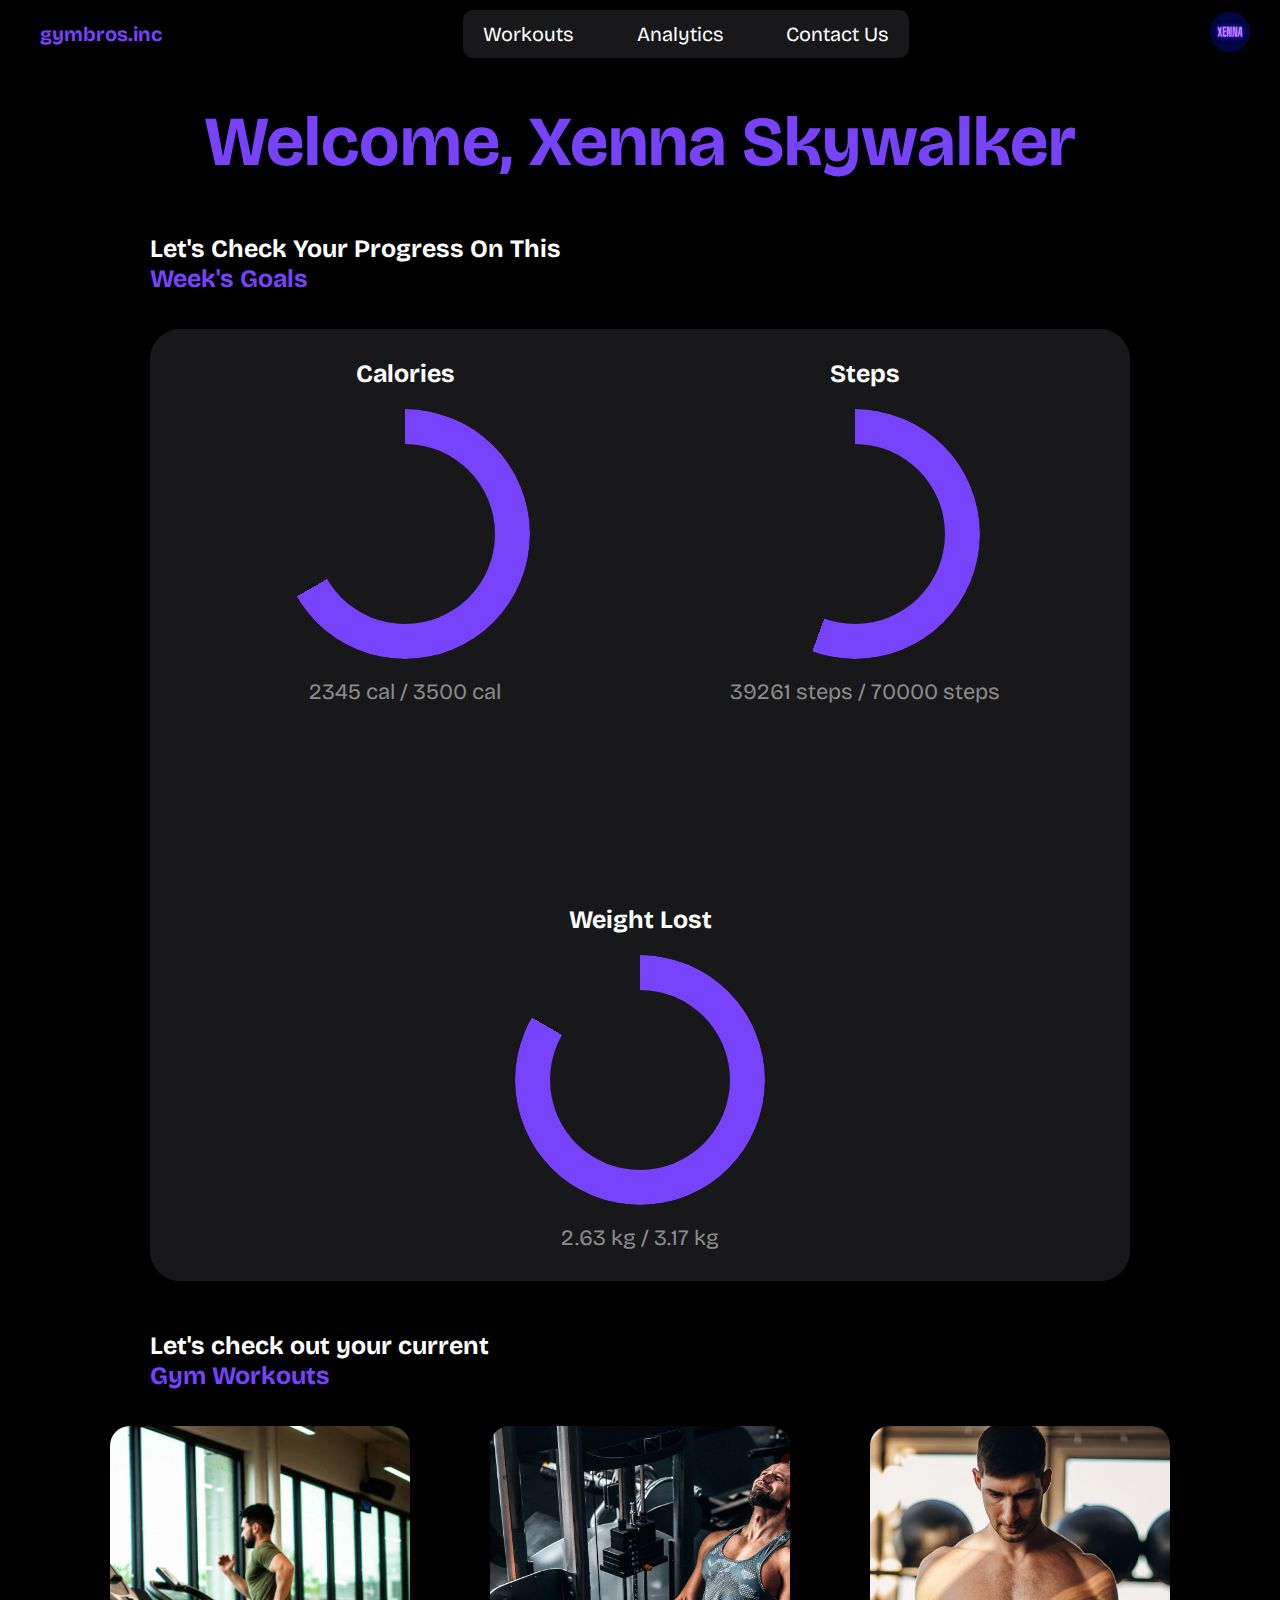
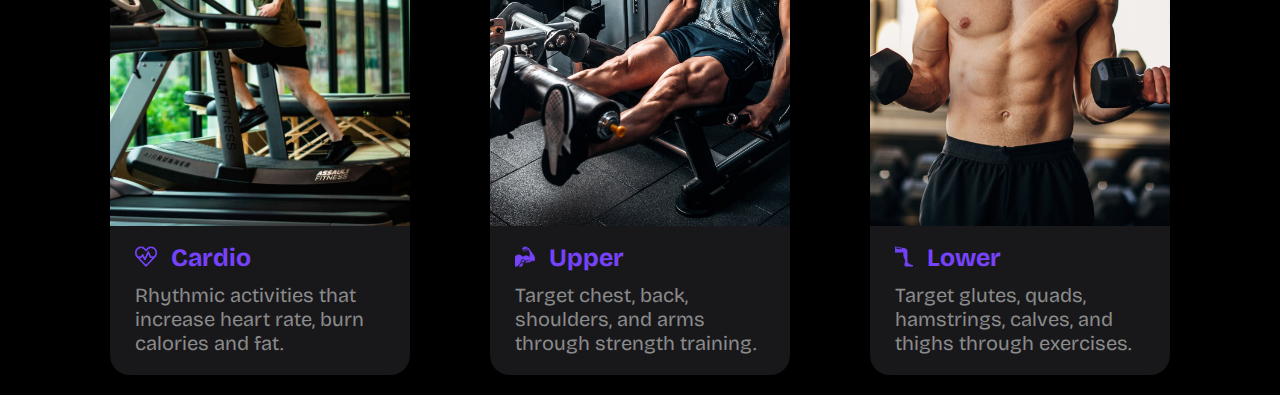
<file: index.html>
<!DOCTYPE html>
<html lang="en">
  <head>
    <meta charset="UTF-8" />
    <meta name="viewport" content="width=device-width, initial-scale=1   q.0" />
    <title>gymbros.inc</title>
    <link rel="stylesheet" href="styles.css" />
    <style>
      .workouts_container {
        display: flex;
        justify-content: center;
        flex-wrap: wrap;
        gap: 80px;
        margin-bottom: 20px;
      }

      .workout {
        background-color: #18181b;
        color: #7643fb;
        border-radius: 20px;
        overflow: hidden;
        width: 300px;
      }

      .workout img {
        width: 100%;
        height: auto;
        object-fit: cover;
      }

      div#Workouts {
        text-align: center;
        padding-top: 50px;
        padding-bottom: 50px;
      }

      .workout_text {
        padding-top: 10px;
        padding-bottom: 20px;
        padding-left: 25px;
        padding-right: 25px;
        font-size: 20px;
        color: #8b8b8b;
      }
      .workout_text .heading-purple {
        font-size: 25px;
        margin-bottom: 10px;
      }

      .workout_text img {
        height: 20px;
        transform: translate(0%, 3%);
        width: auto;
        padding-right: 8px;
      }
    </style>
  </head>

  <body bgcolor="blue">
    <nav>
      <div class="float-container">
        <div class="float-child" id="gymbros">
          <a href="index.html"><b>gymbros.inc</b></a>
        </div>
        <div class="nav-hyperlinks">
          <div class="float-child" id="workouts">
            <a href="index.html#Gym-Workouts">Workouts</a>
          </div>
          <div class="float-child" id="forum">
            <a href="profile.html#analytics">Analytics</a>
          </div>
          <div class="float-child" id="community">
            <a href="contact-us.html">Contact Us</a>
          </div>
        </div>

        <div class="nav-icons">
          <div class="float-child" id="profile-pic">
            <a href="profile.html"><img src="profile.png" /></a>
          </div>
        </div>
      </div>
    </nav>

    <div id="greeting">Welcome, Xenna Skywalker</div>

    <div class="subheading">
      Let's Check Your Progress On This
      <div class="heading-purple">Week's Goals</div>
    </div>

    <div class="stats_container">
      <div class="stat">
        <center><b>Calories</b></center>
        <div class="stat_1"></div>
        <center>
          <div class="stats-number">
            2345 cal <span id="purple">/ 3500 cal</span>
          </div>
        </center>
      </div>
      <div class="stat">
        <center><b>Steps</b></center>
        <div class="stat_2"></div>
        <center>
          <div class="stats-number">
            39261 steps <span id="purple">/ 70000 steps</span>
          </div>
        </center>
      </div>
      <div class="stat">
        <center><b>Weight Lost</b></center>
        <div class="stat_3"></div>
        <center>
          <div class="stats-number">
            2.63 kg <span id="purple">/ 3.17 kg</span>
          </div>
        </center>
      </div>
    </div>

    <div class="subheading">
      <div id="Gym-Workouts">
        <a id="Gym-Workouts">Let's check out your current</a>
      </div>
      <div class="heading-purple">Gym Workouts</div>
    </div>
    <div class="workouts_container">
      <div class="workout">
        <img src="Workout_1.jpeg" />
        <div class="workout_text">
          <div class="heading-purple">
            <img src="cardio-icon.png" />
            <a href="cardio.html">Cardio</a>
          </div>
          Rhythmic activities that increase heart rate, burn calories and fat.
        </div>
      </div>
      <div class="workout">
        <img src="Workout_2.jpg" />
        <div class="workout_text">
          <div class="heading-purple">
            <img src="upper-icon.png" />
            <a href="upper.html">Upper</a>
          </div>
          Target chest, back, shoulders, and arms through strength training.
        </div>
      </div>
      <div class="workout">
        <img src="Workout_3.jpg" />
        <div class="workout_text">
          <div class="heading-purple">
            <img src="lower-icon.png" />
            <a href="lower.html">Lower</a>
          </div>
          Target glutes, quads, hamstrings, calves, and thighs through
          exercises.
        </div>
      </div>
    </div>
  </body>
</html>
</file>
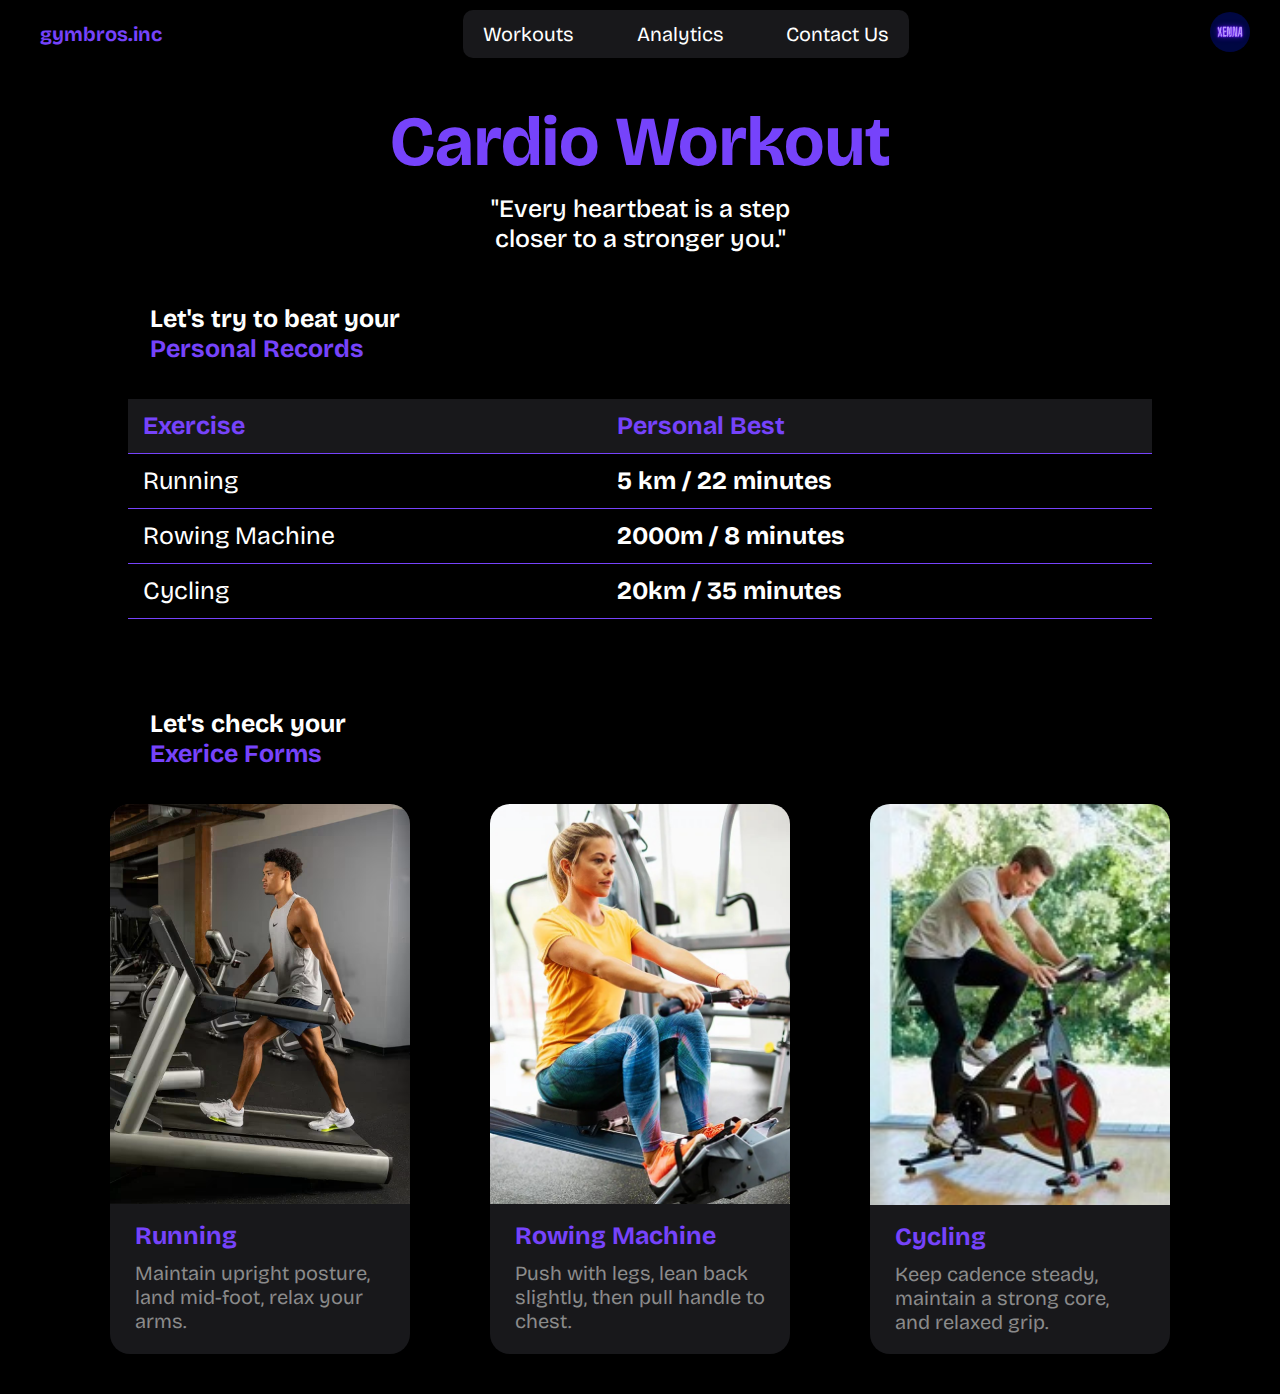
<file: cardio.html>
<!DOCTYPE html>
<html lang="en">
  <head>
    <meta charset="UTF-8" />
    <title>Cardio Workouts</title>
    <link rel="stylesheet" href="styles.css" />
  </head>
  <body>
    <nav>
      <div class="float-container">
        <div class="float-child" id="gymbros">
          <a href="index.html"><b>gymbros.inc</b></a>
        </div>
        <div class="nav-hyperlinks">
          <div class="float-child" id="workouts">
            <a href="index.html#Gym-Workouts">Workouts</a>
          </div>
          <div class="float-child" id="forum">
            <a href="profile.html#analytics">Analytics</a>
          </div>
          <div class="float-child" id="community">
            <a href="contact-us.html">Contact Us</a>
          </div>
        </div>

        <div class="nav-icons">
          <div class="float-child" id="profile-pic">
            <a href="profile.html"><img src="profile.png" /></a>
          </div>
        </div>
        </div>
      </div>
    </nav>
    <div id="greeting">Cardio Workout</div>
    <div class="quote">
      "Every heartbeat is a step <br />
      closer to a stronger you."
    </div>
    <div class="subheading" id="personal-best">
      Let's try to beat your
      <div class="heading-purple">Personal Records</div>
    </div>

    <section class="workout-section">
      <center>
        <table>
          <thead>
            <tr>
              <th>Exercise</th>
              <th>Personal Best</th>
            </tr>
          </thead>
          <tbody>
            <tr>
              <td>Running</td>
              <td><b>5 km / 22 minutes</b></td>
            </tr>
            <tr>
              <td>Rowing Machine</td>
              <td><b>2000m / 8 minutes</b></td>
            </tr>
            <tr>
              <td>Cycling</td>
              <td><b>20km / 35 minutes</b></td>
            </tr>
          </tbody>
        </table>
      </center>
    </section>

    <section class="workout-section">
      <div class="subheading" id="top">
        Let's check your
        <div class="heading-purple">Exerice Forms</div>
      </div>
      <div class="workouts_container">
        <div class="workout">
          <img src="running.jpg" />
          <div class="workout_text">
            <div class="heading-purple">Running</div>
            Maintain upright posture, land mid-foot, relax your arms.
          </div>
        </div>
        <div class="workout">
          <img src="rowing.jpg" />
          <div class="workout_text">
            <div class="heading-purple">Rowing Machine</div>
            Push with legs, lean back slightly, then pull handle to chest.
          </div>
        </div>
        <div class="workout">
          <img src="cycling.jpeg" />
          <div class="workout_text">
            <div class="heading-purple">Cycling</div>
            Keep cadence steady, maintain a strong core, and relaxed grip.
          </div>
        </div>
      </div>
    </section>
  </body>
</html>
</file>
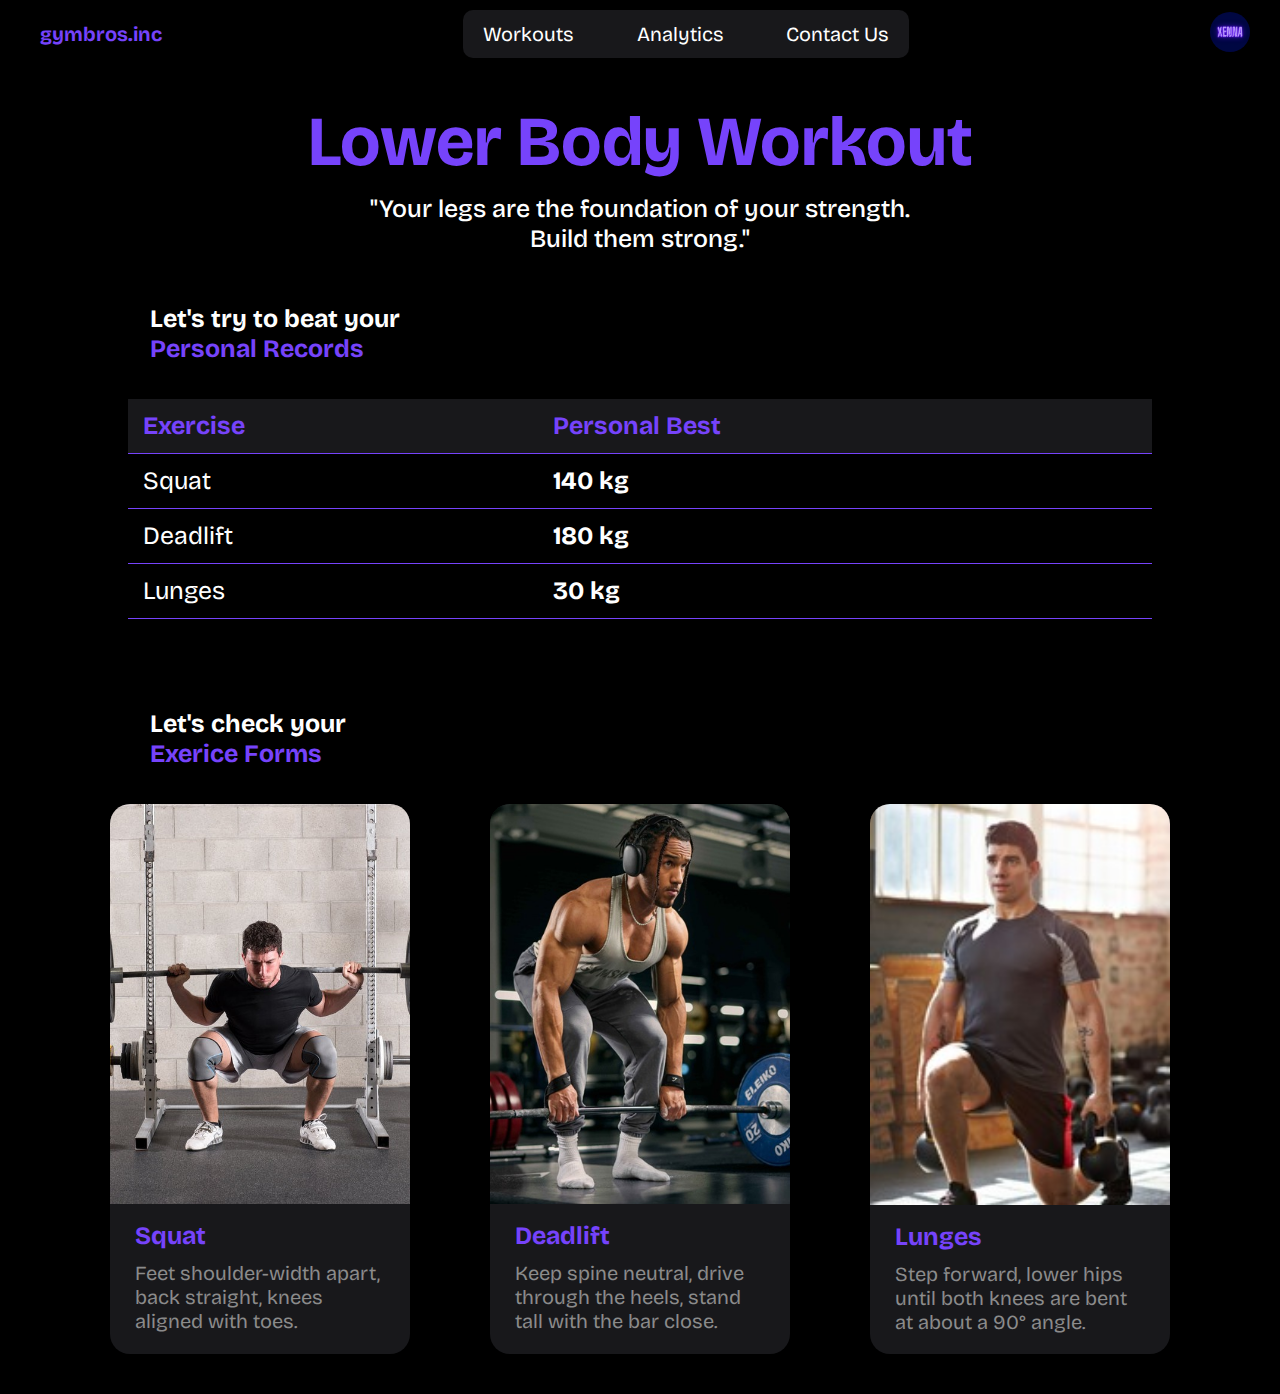
<file: lower.html>
<!DOCTYPE html>
<html lang="en">
  <head>
    <meta charset="UTF-8" />
    <title>Lower Body Workouts</title>
    <link rel="stylesheet" href="styles.css" />
  </head>
  <body>
    <nav>
      <div class="float-container">
        <div class="float-child" id="gymbros">
          <a href="index.html"><b>gymbros.inc</b></a>
        </div>
        <div class="nav-hyperlinks">
          <div class="float-child" id="workouts">
            <a href="index.html#Gym-Workouts">Workouts</a>
          </div>
          <div class="float-child" id="forum">
            <a href="profile.html#analytics">Analytics</a>
          </div>
          <div class="float-child" id="community">
            <a href="contact-us.html">Contact Us</a>
          </div>
        </div>

        <div class="nav-icons">
          <div class="float-child" id="profile-pic">
            <a href="profile.html"><img src="profile.png" /></a>
          </div>
        </div>
      </div>
    </nav>

    <div id="greeting">Lower Body Workout</div>
    <div class="quote">
      "Your legs are the foundation of your strength. <br />
      Build them strong."
    </div>

    <div class="subheading" id="personal-best">
      Let's try to beat your
      <div class="heading-purple">Personal Records</div>
    </div>

    <section class="workout-section">
      <center>
        <table>
          <thead>
            <tr>
              <th>Exercise</th>
              <th>Personal Best</th>
            </tr>
          </thead>
          <tbody>
            <tr>
              <td>Squat</td>
              <td><b>140 kg</b></td>
            </tr>
            <tr>
              <td>Deadlift</td>
              <td><b>180 kg</b></td>
            </tr>
            <tr>
              <td>Lunges</td>
              <td><b>30 kg</b></td>
            </tr>
          </tbody>
        </table>
      </center>
    </section>

    <section class="workout-section">
      <div class="subheading" id="top">
        Let's check your
        <div class="heading-purple">Exerice Forms</div>
      </div>
      <div class="workouts_container">
        <div class="workout">
          <img src="squat.jpg" />
          <div class="workout_text">
            <div class="heading-purple">Squat</div>
            Feet shoulder-width apart, back straight, knees aligned with toes.
          </div>
        </div>
        <div class="workout">
          <img src="deadlift.jpeg" />
          <div class="workout_text">
            <div class="heading-purple">Deadlift</div>
            Keep spine neutral, drive through the heels, stand tall with the bar
            close.
          </div>
        </div>
        <div class="workout">
          <img src="lunges.jpeg" />
          <div class="workout_text">
            <div class="heading-purple">Lunges</div>
            Step forward, lower hips until both knees are bent at about a 90°
            angle.
          </div>
        </div>
      </div>
    </section>
  </body>
</html>
</file>
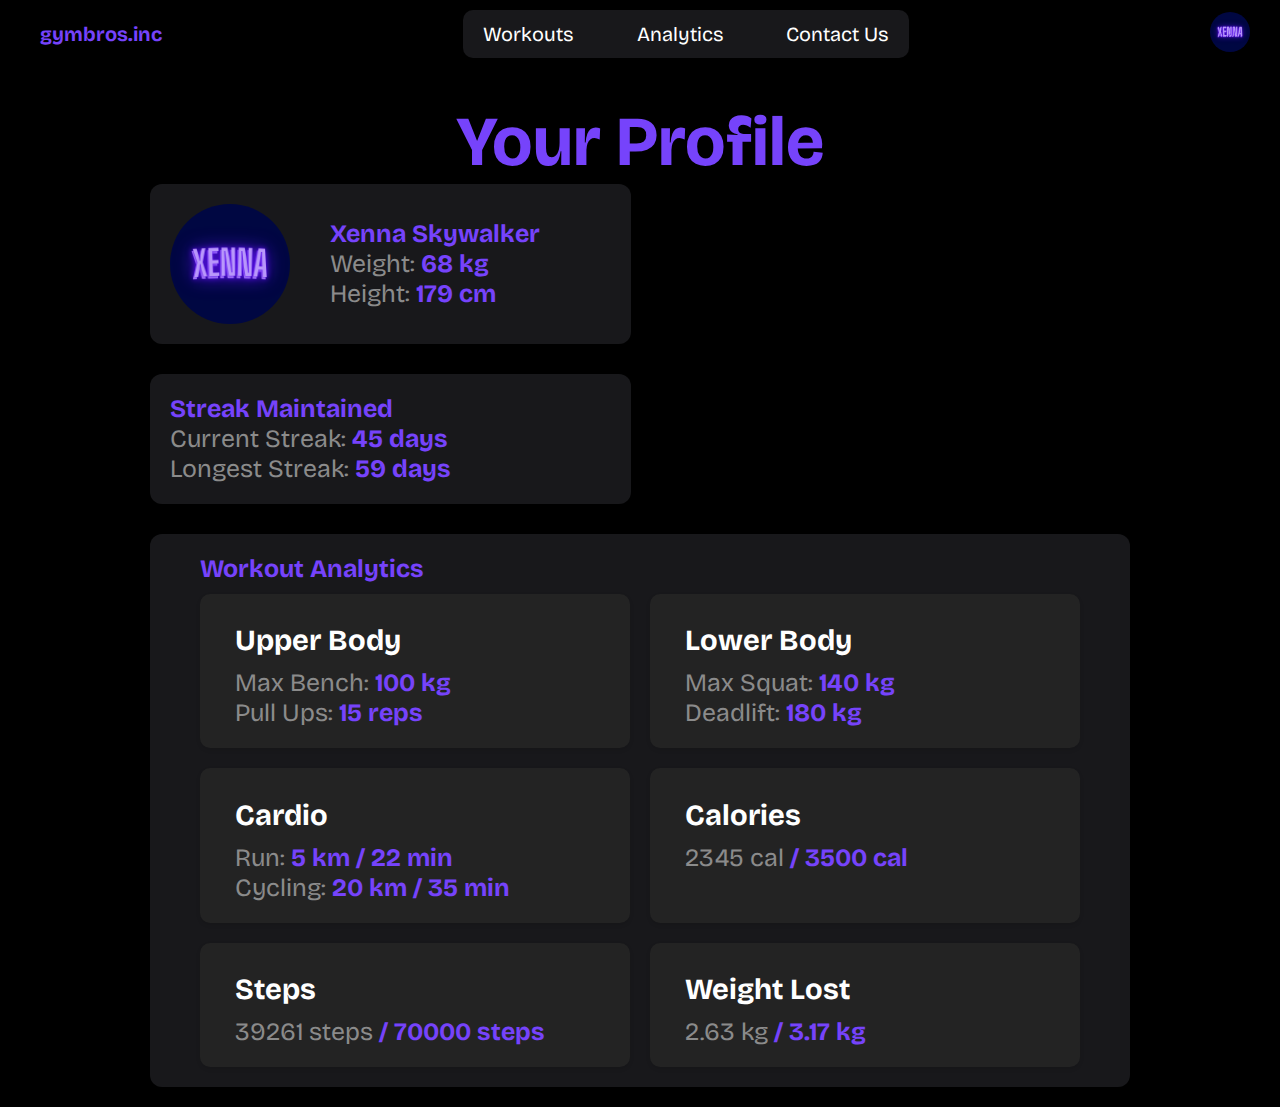
<file: profile.html>
<!DOCTYPE html>
<html lang="en">
  <head>
    <meta charset="UTF-8" />
    <meta name="viewport" content="width=device-width, initial-scale=1" />
    <title>Gym User Profile</title>
    <link rel="stylesheet" href="styles.css" />
  </head>
  <body>
    <nav>
      <div class="float-container">
        <div class="float-child" id="gymbros">
          <a href="index.html"><b>gymbros.inc</b></a>
        </div>
        <div class="nav-hyperlinks">
          <div class="float-child" id="workouts">
            <a href="index.html#Gym-Workouts">Workouts</a>
          </div>
          <div class="float-child" id="forum">
            <a href="#analytics">Analytics</a>
          </div>
          <div class="float-child" id="community">
            <a href="contact-us.html">Contact Us</a>
          </div>
        </div>

        <div class="nav-icons">
          <div class="float-child" id="profile-pic">
            <a href="profile.html"><img src="profile.png" /></a>
          </div>
        </div>
      </div>
    </nav>

    <div id="greeting">Your Profile</div>

    <main class="main-container">
      <section class="profile-section">
        <img src="profile.png" alt="Profile Picture" class="profile-pic" />
        <div class="profile-details">
          <div class="heading-purple">Xenna Skywalker</div>
          <span>Weight:</span> <b>68 kg</b> <br />
          <span>Height:</span> <b>179 cm</b>
        </div>
      </section>

      <section class="streak-section">
        <div class="heading-purple">Streak Maintained</div>
        <span>Current Streak:</span> <strong>45 days</strong> <br />
        <span>Longest Streak:</span> <strong>59 days</strong>
      </section>

      <section class="analytics-section">
        <div class="heading-purple">
          <a id="analytics">Workout Analytics</a>
        </div>
        <div class="analytics-cards">
          <div class="analytics-card">
            <h3>Upper Body</h3>
            <span>Max Bench:</span> <b>100 kg</b> <br />
            <span>Pull Ups:</span>
            <b>15 reps</b>
          </div>
          <div class="analytics-card">
            <h3>Lower Body</h3>
            <span>Max Squat:</span> <b>140 kg</b> <br />
            <span>Deadlift:</span>
            <b>180 kg</b>
          </div>
          <div class="analytics-card">
            <h3>Cardio</h3>
            <span>Run:</span> <b>5 km / 22 min</b> <br />
            <span>Cycling:</span>
            <b>20 km / 35 min</b>
          </div>
          <div class="analytics-card">
            <h3>Calories</h3>
            <span>2345 cal </span> <b>/ 3500 cal</b> <br />
          </div>
          <div class="analytics-card">
            <h3>Steps</h3>
            <span>39261 steps </span> <b>/ 70000 steps</b> <br />
          </div>
          <div class="analytics-card">
            <h3>Weight Lost</h3>
            <span>2.63 kg</span> <b>/ 3.17 kg</b> <br />
          </div>
        </div>
      </section>
    </main>
  </body>
</html>
</file>
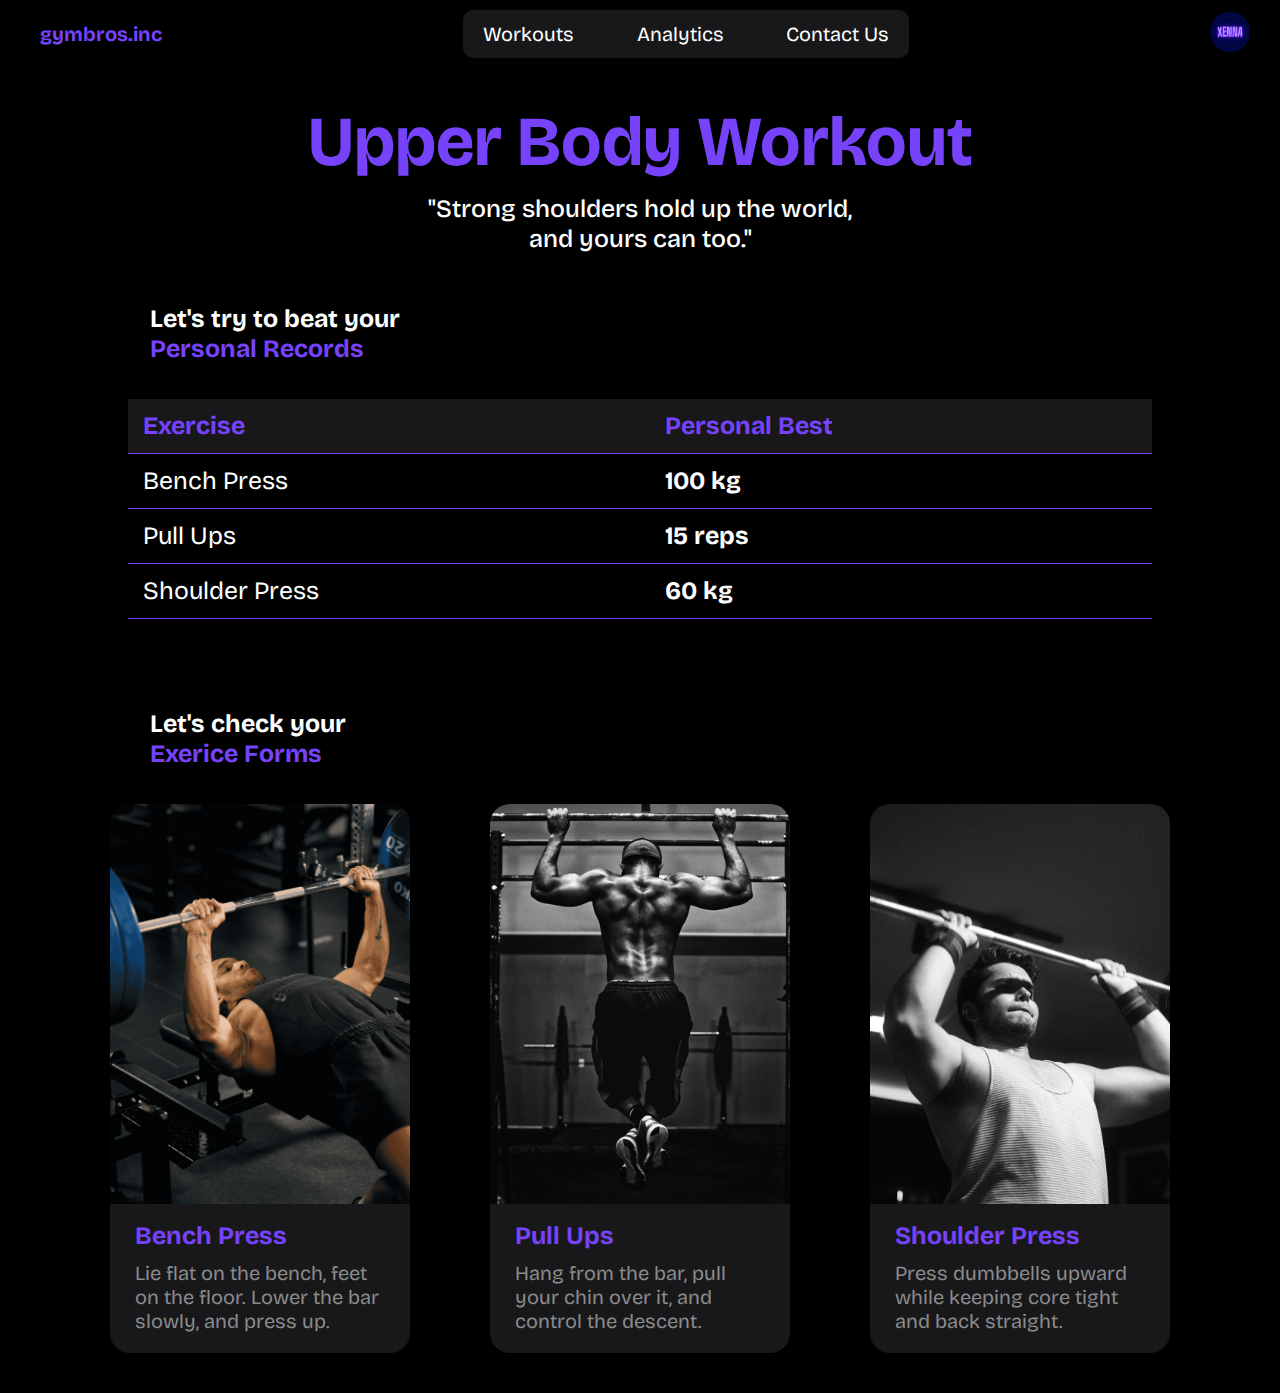
<file: upper.html>
<!DOCTYPE html>
<html lang="en">
  <head>
    <meta charset="UTF-8" />
    <title>Upper Body Workouts</title>
    <link rel="stylesheet" href="styles.css" />
  </head>
  <body>
    <nav>
      <div class="float-container">
        <div class="float-child" id="gymbros">
          <a href="index.html"><b>gymbros.inc</b></a>
        </div>
        <div class="nav-hyperlinks">
          <div class="float-child" id="workouts">
            <a href="index.html#Gym-Workouts">Workouts</a>
          </div>
          <div class="float-child" id="forum">
            <a href="profile.html#analytics">Analytics</a>
          </div>
          <div class="float-child" id="community">
            <a href="contact-us.html">Contact Us</a>
          </div>
        </div>

        <div class="nav-icons">
          <div class="float-child" id="profile-pic">
            <a href="profile.html"><img src="profile.png" /></a>
          </div>
        </div>
      </div>
    </nav>

    <div id="greeting">Upper Body Workout</div>
    <div class="quote">
      "Strong shoulders hold up the world, <br />and yours can too."
    </div>

    <div class="subheading" id="top">
      Let's try to beat your
      <div class="heading-purple">Personal Records</div>
    </div>

    <section class="workout-section">
      <center>
        <table>
          <thead>
            <tr>
              <th>Exercise</th>
              <th>Personal Best</th>
            </tr>
          </thead>
          <tbody>
            <tr>
              <td>Bench Press</td>
              <td><b>100 kg</b></td>
            </tr>
            <tr>
              <td>Pull Ups</td>
              <td><b>15 reps</b></td>
            </tr>
            <tr>
              <td>Shoulder Press</td>
              <td><b>60 kg</b></td>
            </tr>
          </tbody>
        </table>
      </center>
    </section>

    <section class="workout-section">
      <div class="subheading" id="personal-best">
        Let's check your
        <div class="heading-purple">Exerice Forms</div>
      </div>
      <div class="workouts_container">
        <div class="workout">
          <img src="benchpress.png" />
          <div class="workout_text">
            <div class="heading-purple">Bench Press</div>
            Lie flat on the bench, feet on the floor. Lower the bar slowly, and
            press up.
          </div>
        </div>
        <div class="workout">
          <img src="pullup.jpeg" />
          <div class="workout_text">
            <div class="heading-purple">Pull Ups</div>
            Hang from the bar, pull your chin over it, and control the descent.
          </div>
        </div>
        <div class="workout">
          <img src="shoulder.jpg" />
          <div class="workout_text">
            <div class="heading-purple">Shoulder Press</div>
            Press dumbbells upward while keeping core tight and back straight.
          </div>
        </div>
      </div>
    </section>
  </body>
</html>
</file>
<file: styles.css>
@font-face {
  font-family: "Bricolage Grotesk";
  src: url("BricolageGrotesque-VariableFont_opsz,wdth,wght.ttf")
    format("truetype");
  font-style: normal;
}

@font-face {
  font-family: "Hansen Grotesk";
  src: url("BricolageGrotesque-VariableFont_opsz,wdth,wght.ttf")
    format("truetype");
  font-style: bold;
}

body {
  font-family: "Bricolage Grotesk", "Arial";
  font-size: 25px;
  color: #ffffff;
  background-color: #000000;
  margin: 0;
  z-index: 1;
}

nav {
  background-color: #000000;
  color: #ffffff;
  padding: 10px 20px;
  position: fixed;
  width: 100%;
  margin-top: 0%;
  z-index: 2;
  font-weight: normal;
}
nav a {
  text-decoration: none;
  color: #ffffff;
}

div#Gym-Workouts a {
  text-decoration: none;
  color: #ffffff;
}

div#gymbros a {
  text-decoration: none;
  color: #7643fb;
}
a {
  text-decoration: none;
  color: #7643fb;
}

.float-container {
  padding-left: 20px;
  padding-right: 50px;
  display: flex;
  justify-content: space-between;
  align-items: center;
}

.nav-hyperlinks {
  background-color: #18181b;
  display: flex;
  padding: 12px 20px;
  border-radius: 10px;
  gap: 2.5em;
}

.nav-icons {
  display: flex;
  gap: 20px;
}
.float-child {
  font-size: 20px;
}
.float-child img {
  height: 40px;
  margin: 0px;
  padding: 0px;
  width: auto;
  border-radius: 100px;
}

div#profile-pic {
  border-radius: 100px;
}

.heading-purple {
  color: #7643fb;
  font-weight: bold;
}

.subheading {
  padding-top: 50px;
  padding-bottom: 35px;
  margin-left: 150px;
  font-weight: bold;
}

div#greeting {
  font-size: 70px;
  padding-top: 100px;
  text-align: center;
  color: #7643fb;
  font-weight: bold;
}

.stats_container {
  display: flex;
  justify-content: center;
  gap: 200px;
  padding: 30px;
  flex-wrap: wrap;
  font-size: 25px;
  margin-left: 150px;
  margin-right: 150px;
  background-color: #18181b;
  border-radius: 30px;
  color: #ffffff;

  .stats-number {
    color: #8b8b8b;
    font-size: 22px;
  }
}
.stat_1 {
  --a: 240deg; /* control the progression */
  margin-top: 20px;
  width: 250px;
  aspect-ratio: 1;
  padding: 35px; /* the boder thickness */
  margin-bottom: 20px;
  box-sizing: border-box;
  border-radius: 50%;
  background-color: #7643fb;
  mask: linear-gradient(#0000 0 0) content-box intersect,
    conic-gradient(#000 var(--a), #0000 0);
}
.stat_2 {
  --a: 200deg;
  margin-top: 20px;
  width: 250px;
  aspect-ratio: 1;
  padding: 35px;
  margin-bottom: 20px;
  box-sizing: border-box;
  border-radius: 100%;
  background-color: #7643fb;
  mask: linear-gradient(#0000 0 0) content-box intersect,
    conic-gradient(#000 var(--a), #0000 0);
}
.stat_3 {
  --a: 300deg;
  margin-top: 20px;
  width: 250px;
  aspect-ratio: 1;
  padding: 35px;
  margin-bottom: 20px;
  box-sizing: border-box;
  border-radius: 50%;
  background-color: #7643fb;
  mask: linear-gradient(#0000 0 0) content-box intersect,
    conic-gradient(#000 var(--a), #0000 0);
}

div#top {
  padding-top: 50px;
}

.quote {
  text-align: center;
  margin-top: 10px;
  font-weight: 500;
}

.workout-section {
  margin-bottom: 40px;
}

table {
  width: 80%;
  border-collapse: collapse;
  border-radius: 10px;
  margin-bottom: 30px;
}

th,
td {
  text-align: left;
  padding: 12px 15px;
  border-bottom: 1px solid #7643fb;
}

th {
  background-color: #18181b;
  color: #7643fb;
}

.flex-container {
  display: flex;
  flex-wrap: wrap;
  gap: 50px;
  justify-content: center;
}
.flex-container img {
  width: 300px;
  height: auto;
}

.exercise-card {
  background-color: #4132a3;
  color: #151036;
  border-radius: 20px;
  box-shadow: 0 4px 6px rgba(0, 0, 0, 0.1);
  overflow: hidden;
  width: 300px;
}

.exercise-card img {
  width: 100%;
  height: auto;
}

.exercise-card .content {
  padding: 15px;
}

.workouts_container {
  display: flex;
  justify-content: center;
  flex-wrap: wrap;
  gap: 80px;
  margin-bottom: 20px;
}

.workout {
  background-color: #18181b;
  color: #7643fb;
  border-radius: 20px;
  overflow: hidden;
  width: 300px;
}

.workout img {
  width: 100%;
  height: auto;
  object-fit: cover;
}

div#Workouts {
  text-align: center;
  padding-top: 50px;
  padding-bottom: 50px;
}

.workout_text {
  padding-top: 10px;
  padding-bottom: 20px;
  padding-left: 25px;
  padding-right: 25px;
  font-size: 20px;
  color: #8b8b8b;
}
.workout_text .heading-purple {
  font-size: 25px;
  margin-bottom: 10px;
}

.workout_text img {
  height: 20px;
  transform: translate(0%, 3%);
  width: auto;
  padding-right: 8px;
}

span {
  color: #8b8b8b;
}

.main-container {
  display: flex;
  gap: 30px;
  padding-left: 150px;
  padding-right: 150px;
  color: #7643fb;
  flex-wrap: wrap;
  margin-bottom: 20px;
}

.profile-section {
  width: 45%;
  display: flex;
  align-items: center;
  background-color: #18181b;
  padding: 20px;
  border-radius: 12px;
}

.profile-pic {
  width: 120px;
  height: 120px;
  border-radius: 50%;
  object-fit: cover;
  margin-right: 40px;
}

.profile-details h2 {
  margin-bottom: 10px;
}

.profile-details p {
  margin-bottom: 5px;
}

.streak-section {
  width: 45%;
  background-color: #18181b;
  padding: 20px;
  border-radius: 12px;
}

.streak-section h2 {
  margin-bottom: 15px;
}

.analytics-section {
  width: 100%;
  background-color: #18181b;
  padding: 20px 50px;
  border-radius: 12px;
}

.analytics-section h2 {
  margin-bottom: 20px;
}

.analytics-cards {
  display: flex;
  gap: 20px;
  flex-wrap: wrap;
  margin-top: 10px;
}

.analytics-card {
  flex: 1;
  min-width: 250px;
  background-color: #232323;
  color: #7643fb;
  padding-left: 35px;
  padding-bottom: 20px;
  border-radius: 10px;
  box-shadow: 0 2px 4px rgba(0, 0, 0, 0.1);
}

.analytics-card h3 {
  margin-bottom: 10px;
  color: #ffffff;
}
.contact-container {
  max-width: 600px;
  margin: auto;
  background: #18181b;
  padding: 30px;
  border-radius: 8px;
  margin-top: 20px;
}

.contact-form {
  display: flex;
  flex-direction: column;
  gap: 15px;
}

.form-row {
  display: flex;
  gap: 20px;
  flex-wrap: wrap;
}

.form-group {
  flex: 1;
  display: flex;
  flex-direction: column;
  margin-bottom: 10px;
}

label {
  margin-bottom: 5px;
  font-weight: bold;
}

input,
textarea {
  padding: 10px;
  border: 1px solid #333333;
  border-radius: 10px;
  font-size: 16px;
  background-color: #232323;
}

button {
  width: 100px;
  padding: 10px;
  margin-top: 10px;
  background-color: #7643fb;
  color: white;
  font-size: 16px;
  border: none;
  border-radius: 10px;
  cursor: pointer;
  align-self: flex-start;
}
</file>
